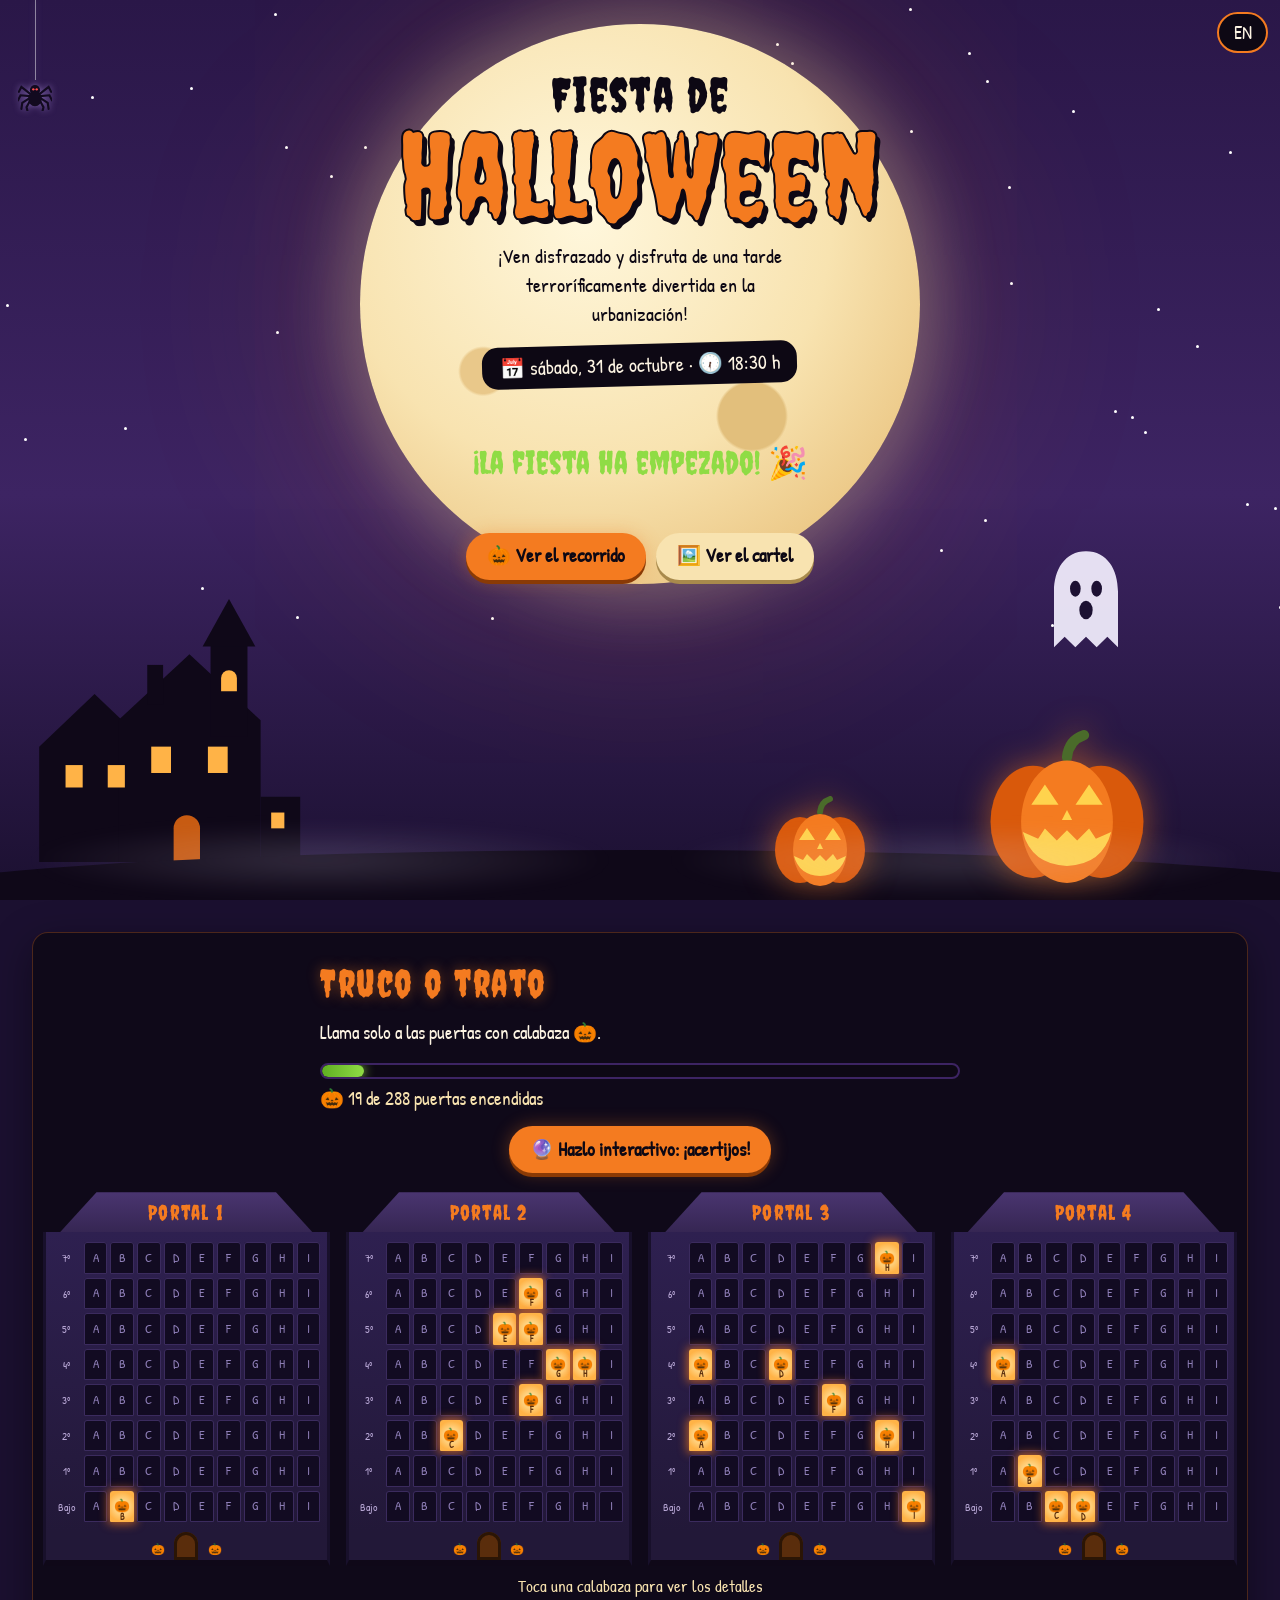
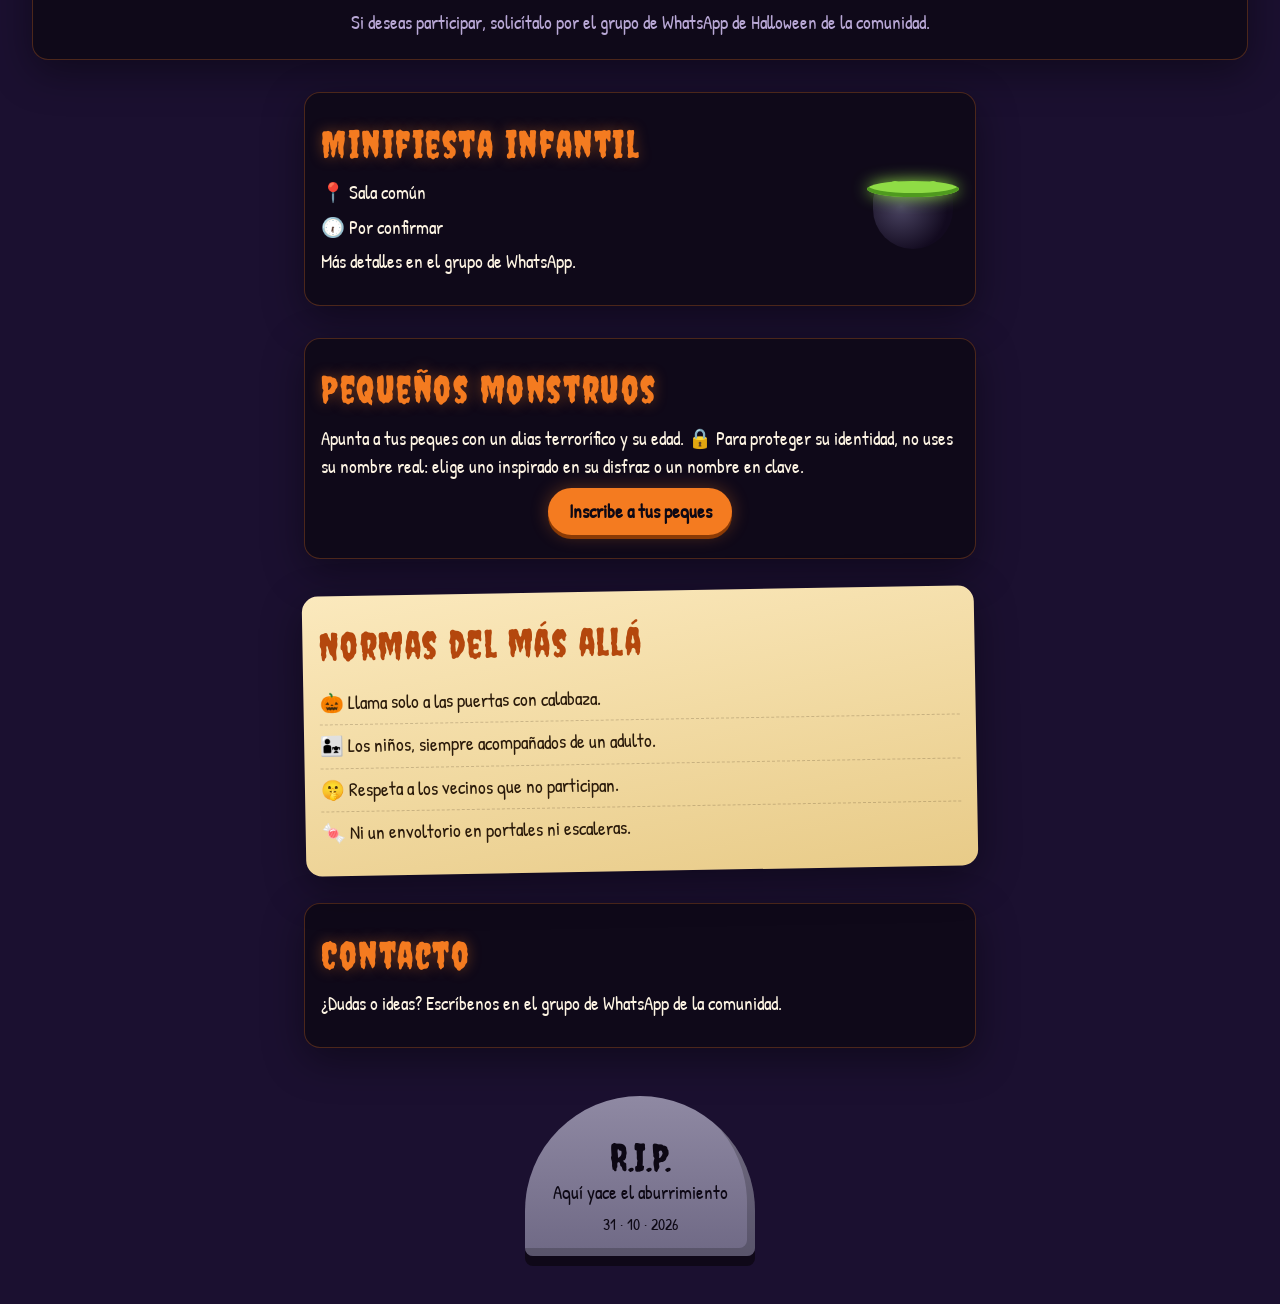
<file: index.html>
<!doctype html>
<html lang="es">
<head>
  <meta charset="utf-8">
  <meta name="viewport" content="width=device-width, initial-scale=1">
  <title>Halloween 2026 🎃</title>
  <meta name="description" content="Fiesta de Halloween de la comunidad · 31 de octubre · 18:30">
  <meta name="theme-color" content="#2a1748">
  <link rel="icon" href="data:image/svg+xml,<svg xmlns='http://www.w3.org/2000/svg' viewBox='0 0 100 100'><text y='.9em' font-size='90'>🎃</text></svg>">
  <link rel="preconnect" href="https://fonts.googleapis.com">
  <link rel="preconnect" href="https://fonts.gstatic.com" crossorigin>
  <link href="https://fonts.googleapis.com/css2?family=Creepster&family=Patrick+Hand&display=swap" rel="stylesheet">
  <link rel="stylesheet" href="css/base.css">
  <link rel="stylesheet" href="css/sections.css">
  <link rel="stylesheet" href="css/fx.css">
</head>
<body>
  <button id="lang" class="lang" type="button"></button>
  <main id="app"></main>
  <script type="module" src="js/main.js"></script>
</body>
</html>
</file>
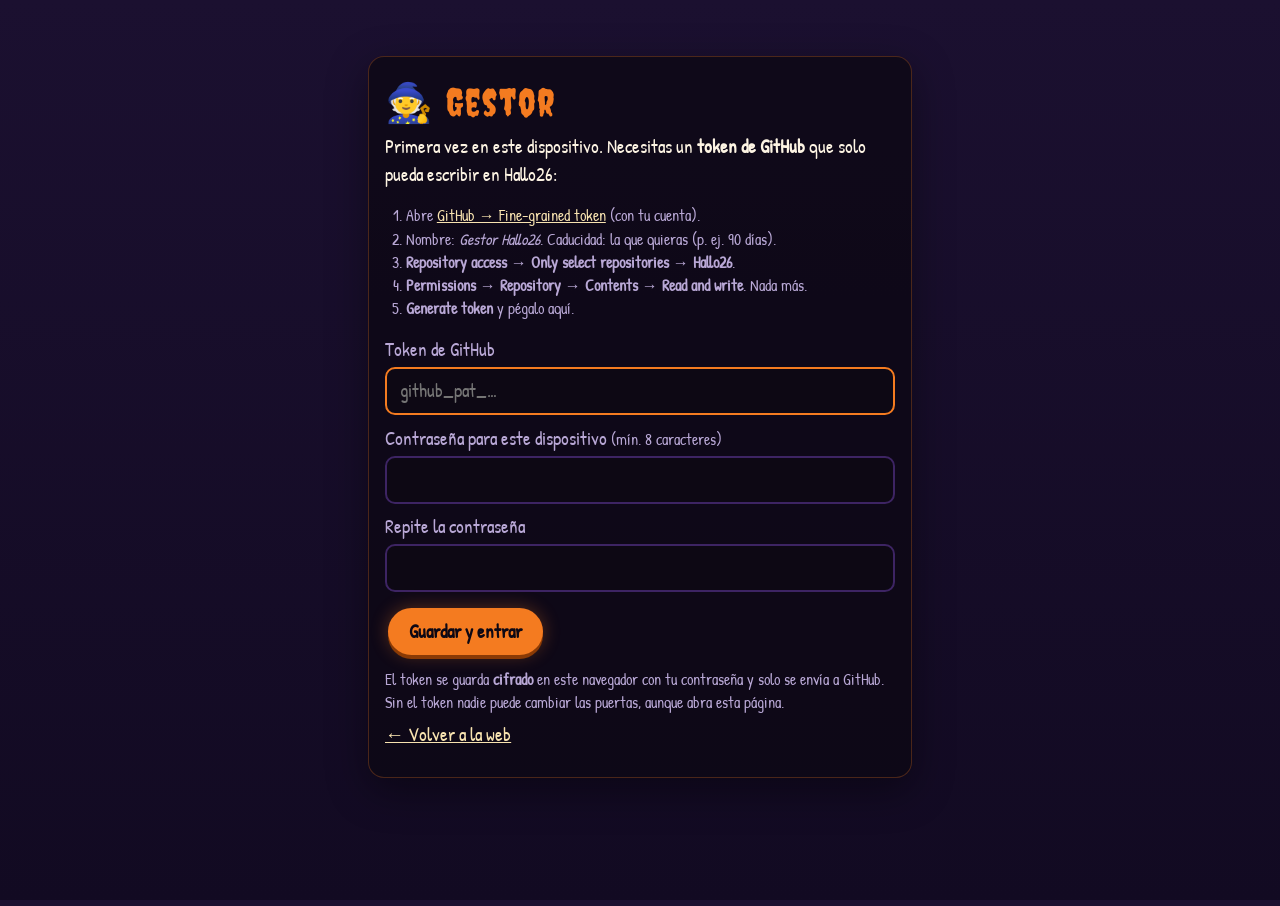
<file: admin.html>
<!doctype html>
<html lang="es">
<head>
  <meta charset="utf-8">
  <meta name="viewport" content="width=device-width, initial-scale=1">
  <meta name="robots" content="noindex, nofollow">
  <title>Gestor · Halloween 2026 🎃</title>
  <meta name="theme-color" content="#2a1748">
  <link rel="icon" href="data:image/svg+xml,<svg xmlns='http://www.w3.org/2000/svg' viewBox='0 0 100 100'><text y='.9em' font-size='90'>🧙</text></svg>">
  <link rel="preconnect" href="https://fonts.googleapis.com">
  <link rel="preconnect" href="https://fonts.gstatic.com" crossorigin>
  <link href="https://fonts.googleapis.com/css2?family=Creepster&family=Patrick+Hand&display=swap" rel="stylesheet">
  <link rel="stylesheet" href="css/base.css">
  <link rel="stylesheet" href="css/sections.css">
  <link rel="stylesheet" href="css/admin.css">
</head>
<body>
  <main id="admin"></main>
  <script type="module" src="js/admin.js"></script>
</body>
</html>
</file>
<file: css/base.css>
/* Paleta y tipografía del cartel */
:root {
  --night: #1b1030;
  --sky: #2a1748;
  --purple: #3d2463;
  --moon: #f8e3b0;
  --pumpkin: #f47b20;
  --slime: #8fdc45;
  --stone: #6f6985;
  --ink: #0d0814;
  --text: #fdf4e3;
  --muted: #b9a8d6;
  --radius: 16px;
}

* { box-sizing: border-box; }

html { scroll-behavior: smooth; }

body {
  margin: 0;
  min-height: 100vh;
  overflow-x: clip;
  font: 1.2rem/1.45 "Patrick Hand", "Comic Sans MS", cursive;
  color: var(--text);
  background: linear-gradient(var(--night), #120a22) fixed;
  background-color: var(--night);
}

main {
  max-width: 44rem;
  margin: 0 auto;
  padding: 0 16px 3rem;
}

h1, h2 {
  font-family: "Creepster", cursive;
  font-weight: normal;
  letter-spacing: 0.04em;
  color: var(--pumpkin);
  margin: 0 0 0.5rem;
}
h2 { font-size: 2.4rem; text-shadow: 0 0 14px #f47b2066; }

a { color: var(--pumpkin); }
button { font: inherit; }

.btn {
  display: inline-block;
  margin: 0.4rem 0.2rem;
  padding: 0.6rem 1.3rem;
  border: 0;
  border-radius: 999px;
  background: var(--pumpkin);
  color: var(--ink);
  font-weight: bold;
  text-decoration: none;
  cursor: pointer;
  box-shadow: 0 4px 0 #8a3a05, 0 0 18px #f47b2055;
  transition: transform 0.15s;
}
.btn:hover { transform: translateY(-2px) rotate(-1deg); }
.btn:active { transform: translateY(3px); box-shadow: 0 1px 0 #8a3a05; }
.btn.alt { background: var(--moon); box-shadow: 0 4px 0 #a88a4c; }
.btn.whatsapp { background: #25d366; box-shadow: 0 4px 0 #128c4a; }

.soon { color: var(--muted); }

.lang {
  position: fixed;
  top: 12px;
  right: 12px;
  z-index: 30;
  padding: 0.3rem 0.9rem;
  border: 2px solid var(--pumpkin);
  border-radius: 999px;
  background: var(--ink);
  color: var(--text);
  cursor: pointer;
}

/* Tarjetas */
.card {
  margin-top: 2rem;
  padding: 1.4rem 16px;
  background: #0d0814cc;
  border: 1px solid #f47b2044;
  border-radius: var(--radius);
  box-shadow: 0 12px 40px #0006;
}
.card p { margin: 0.4rem 0; }

/* Bocadillo para elementos con data-say */
.say { position: relative; }
.say::after {
  content: attr(data-say);
  position: absolute;
  bottom: 100%;
  left: 50%;
  padding: 0.2rem 0.7rem;
  border-radius: 1rem;
  background: #fff;
  color: var(--ink);
  font: 1.1rem "Patrick Hand", cursive;
  white-space: nowrap;
  pointer-events: none;
  opacity: 0;
  transform: translate(-50%, 6px) scale(0.6);
  transition: 0.2s;
}
.say.talk::after { opacity: 1; transform: translate(-50%, -6px) scale(1); }
</file>
<file: css/sections.css>
/* ---------- Portada ---------- */
.hero {
  position: relative;
  width: 100vw;
  margin-left: calc(50% - 50vw);
  min-height: 100svh;
  display: flex;
  flex-direction: column;
  overflow: hidden;
  text-align: center;
  background: linear-gradient(var(--sky), var(--purple) 55%, var(--night));
}
.stars i {
  position: absolute;
  width: 3px;
  height: 3px;
  border-radius: 50%;
  background: #fff;
  animation: twinkle 3s ease-in-out infinite alternate;
}
.moon {
  position: absolute;
  top: 1.5rem;
  left: 50%;
  width: min(112vw, 560px);
  aspect-ratio: 1;
  transform: translateX(-50%);
  border-radius: 50%;
  background:
    radial-gradient(circle at 70% 70%, #e2bf7c 0 6%, transparent 6.5%),
    radial-gradient(circle at 22% 62%, #e9c88a 0 4%, transparent 4.5%),
    radial-gradient(circle at 40% 35%, #fff7dc, var(--moon) 50%, #e9c27d 85%);
  box-shadow: 0 0 60px 20px #f8e3b044, 0 0 180px 70px #f47b201f;
  animation: moonglow 6s ease-in-out infinite alternate;
}
.hero-content {
  position: relative;
  z-index: 2;
  max-width: 40rem;
  margin: 0 auto;
  padding: 4.5rem 16px 0;
}
.hero h1 { line-height: 0.95; }
.hero h1 small {
  display: block;
  font-size: clamp(1.8rem, 9vw, 3rem);
  color: var(--ink);
}
.hero h1 span {
  display: block;
  font-size: clamp(3.4rem, 17vw, 7.5rem);
  color: var(--pumpkin);
  -webkit-text-stroke: 2px var(--ink);
  text-shadow: 4px 5px 0 var(--ink);
  animation: flicker 7s infinite;
}
.tagline { max-width: 19rem; margin: 0.6rem auto 1rem; color: var(--ink); font-size: 1.25rem; }
.when {
  display: inline-block;
  margin: 0;
  padding: 0.4rem 1.1rem;
  border-radius: var(--radius);
  background: var(--ink);
  font-size: 1.25rem;
  white-space: nowrap;
  transform: rotate(-1.5deg);
}

.countdown { display: flex; justify-content: center; gap: 0.5rem; margin: 1.6rem 0 0.8rem; }
.tomb {
  width: 4.3rem;
  padding: 0.7rem 0 0.4rem;
  border-radius: 2.2rem 2.2rem 6px 6px;
  background: linear-gradient(#8f89a3, var(--stone));
  color: var(--ink);
  box-shadow: inset -5px -5px 0 #0003, 0 5px 0 #120a1f;
}
.tomb:nth-child(odd) { transform: rotate(-3deg); }
.tomb:nth-child(even) { transform: rotate(2deg); }
.tomb b { display: block; font: 2rem/1 "Creepster", cursive; }
.tomb small { font-size: 0.9rem; }
.started { font: 2rem "Creepster", cursive; color: var(--slime); }

.ghost {
  position: absolute;
  z-index: 3;
  bottom: 170px;
  right: 8%;
  width: 62px;
  padding: 0;
  border: 0;
  background: none;
  cursor: pointer;
  opacity: 0.92;
  animation: float 4s ease-in-out infinite;
}

.scene { position: relative; height: 190px; margin-top: auto; }
.house { position: absolute; left: -6px; bottom: 30px; width: 175px; }
.house .lit > * { animation: candle 4s infinite; }
.house .lit > :nth-child(2n) { animation-delay: -1.7s; }
.pumpkin {
  position: absolute;
  z-index: 2;
  padding: 0;
  border: 0;
  background: none;
  cursor: pointer;
}
.pumpkin.big { right: 7%; bottom: 14px; width: 112px; }
.pumpkin.small { right: 38%; bottom: 12px; width: 68px; }
.pumpkin svg { display: block; filter: drop-shadow(0 0 16px #f47b2088); }
.pumpkin .face { animation: candle 3s infinite; }
.pumpkin.talk svg { animation: wobble 0.5s; }
.ground {
  position: absolute;
  left: -10%;
  right: -10%;
  bottom: -50px;
  height: 100px;
  border-radius: 50% 50% 0 0;
  background: #0f0818;
}
.fog {
  position: absolute;
  z-index: 3;
  left: 0;
  bottom: 0;
  width: 200%;
  height: 80px;
  background: radial-gradient(ellipse at center, #e8dcff2a, transparent 65%) 0 0 / 25% 100% repeat-x;
  filter: blur(8px);
  pointer-events: none;
  animation: drift 40s linear infinite;
}

@media (min-width: 700px) {
  .scene { height: 260px; }
  .house { width: 290px; left: 2%; }
  .pumpkin.big { width: 170px; right: 10%; }
  .pumpkin.small { width: 100px; right: 32%; }
  .ghost { width: 80px; bottom: 240px; right: 12%; }
}

.poster { max-width: min(92vw, 30rem); padding: 0; border: 0; background: transparent; text-align: center; color: var(--text); }
.poster::backdrop { background: #000c; }
.poster img { display: block; width: 100%; border-radius: var(--radius); }
.poster-thanks { margin: 0.8rem 0 0.2rem; font-size: 1.3rem; color: var(--moon); }
.poster-note { margin: 0 0 0.6rem; font-size: 1rem; color: var(--muted); }

/* ---------- Recorrido ---------- */
.meter {
  height: 16px;
  margin-top: 1rem;
  border: 2px solid var(--purple);
  border-radius: 99px;
  background: var(--ink);
  overflow: hidden;
}
.meter i {
  display: block;
  height: 100%;
  border-radius: 99px;
  background: linear-gradient(90deg, #5fae22, var(--slime));
  box-shadow: 0 0 12px var(--slime);
}
.count { color: var(--moon); }

/* Se ven tantos portales como quepan; si no caben, botón "Siguiente portal" */
#route { width: min(100vw - 32px, 76rem); margin-inline: calc(50% - min(50vw - 16px, 38rem)); padding-inline: 10px; }
#route > :not(.buildings) { max-width: 40rem; margin-inline: auto; }
.buildings {
  --per-view: 1;
  --gap: 1rem;
  display: flex;
  gap: var(--gap);
  margin: 1.2rem 0 0.5rem;
  overflow-x: auto;
  scroll-snap-type: x mandatory;
  scroll-behavior: smooth;
  scrollbar-width: none;
}
.buildings::-webkit-scrollbar { display: none; }
.building { flex: 0 0 calc((100% - (var(--per-view) - 1) * var(--gap)) / var(--per-view)); scroll-snap-align: start; }
@media (min-width: 640px) { .buildings { --per-view: 2; } }
@media (min-width: 1100px) { .buildings { --per-view: 4; } }
#route > .next { display: block; margin: 0.25rem auto 0.5rem; }
#route > .next[hidden] { display: none; }
.roof {
  display: grid;
  place-items: center;
  height: 40px;
  margin: 0 3px;
  background: linear-gradient(#4a3570, #362653);
  clip-path: polygon(5% 100%, 95% 100%, 82% 0, 18% 0);
}
.roof span { font: 1.3rem "Creepster", cursive; color: var(--pumpkin); letter-spacing: 0.06em; }
.facade {
  display: grid;
  grid-template-columns: 1.8rem repeat(var(--cols), 1fr);
  gap: 4px 3px;
  padding: 10px 6px;
  border-inline: 3px solid #18102b;
  background: linear-gradient(#2e2050, #221838);
}
.fl { place-self: center; color: var(--muted); font-size: 0.7rem; line-height: 1; }
.win .lt { position: absolute; bottom: 1px; font-size: 0.55rem; color: #5a2d0c; font-weight: bold; }
.win {
  position: relative;
  display: grid;
  place-items: center;
  aspect-ratio: 3 / 4;
  padding: 0;
  border: 0;
  border-radius: 3px 3px 1px 1px;
  background: #120b22;
  box-shadow: inset 0 0 0 1px #3b2b5e;
  color: #8f7fb8;
  font-size: 0.8rem;
  line-height: 1;
}
.win.on {
  background: radial-gradient(circle, #fff1b8, #ffb347 75%);
  box-shadow: 0 0 10px 2px #f47b20aa;
  cursor: pointer;
  animation: candle 3s infinite var(--d);
}
.win.on:hover { transform: scale(1.3); z-index: 1; }
.badge { position: absolute; top: -6px; right: -6px; font-size: 0.6rem; }
.entrance {
  display: flex;
  justify-content: center;
  align-items: end;
  gap: 0.6rem;
  height: 34px;
  border-inline: 3px solid #18102b;
  background: #221838;
  border-bottom: 6px solid #0f0818;
}
.entrance span { font-size: 0.7rem; margin-bottom: 3px; }
.entrance i { width: 24px; height: 28px; border-radius: 12px 12px 0 0; background: #5a2d0c; box-shadow: inset 0 0 0 3px #2b1505; }
.win-info { min-height: 1.6em; text-align: center; color: var(--moon); font-size: 1.05rem; }
#route > .btn, #route > .soon { display: block; width: fit-content; margin: 0.5rem auto 0; }

/* ---------- Minifiesta ---------- */
.party { display: grid; grid-template-columns: 1fr auto; gap: 0 1rem; align-items: center; }
.party .actions { grid-column: 1 / -1; }
.cauldron { position: relative; width: 92px; height: 100px; }
.cauldron .pot {
  position: absolute;
  bottom: 0;
  left: 6px;
  width: 80px;
  height: 60px;
  border-radius: 10px 10px 40px 40px;
  background: radial-gradient(circle at 35% 30%, #4a4462, #120a1f 70%);
}
.cauldron .pot::before {
  content: "";
  position: absolute;
  top: -8px;
  left: -6px;
  right: -6px;
  height: 16px;
  border-radius: 50%;
  background: var(--slime);
  box-shadow: 0 0 16px var(--slime), inset 0 -4px 0 #4f9a1f;
}
.cauldron i {
  position: absolute;
  bottom: 56px;
  width: 12px;
  height: 12px;
  border-radius: 50%;
  background: var(--slime);
  animation: bubble 2.4s ease-out infinite;
}
.cauldron i:nth-child(1) { left: 22px; }
.cauldron i:nth-child(2) { left: 44px; width: 9px; height: 9px; animation-delay: -0.6s; }
.cauldron i:nth-child(3) { left: 60px; animation-delay: -1.2s; }
.cauldron i:nth-child(4) { left: 34px; width: 7px; height: 7px; animation-delay: -1.8s; }

/* ---------- Normas ---------- */
.parchment {
  border: 0;
  background: linear-gradient(170deg, #fbe9bd, #e8cb88);
  color: #2a1a0a;
  transform: rotate(-1deg);
}
.parchment h2 { color: #b4470d; text-shadow: none; }
.parchment ul { margin: 0; padding: 0; list-style: none; }
.parchment li { padding: 0.45rem 0; border-bottom: 1px dashed #2a1a0a33; }
.parchment li:last-child { border: 0; }

/* ---------- Lápida final ---------- */
.epitaph { display: grid; place-items: center; margin-top: 3rem; }
.grave {
  width: 230px;
  padding: 2.4rem 1rem 1.2rem;
  border-radius: 115px 115px 8px 8px;
  background: linear-gradient(#8f89a3, var(--stone));
  color: var(--ink);
  text-align: center;
  box-shadow: inset -8px -8px 0 #0003, 0 10px 0 #0f0818;
}
.grave b { display: block; font: 2.4rem "Creepster", cursive; }
.grave span { display: block; font-size: 1.2rem; }
.grave small { display: block; margin-top: 0.4rem; }

/* ---------- Pequeños monstruos ---------- */
.allergies { display: flex; flex-wrap: wrap; gap: 0.4rem; margin: 0.4rem 0 0.8rem; padding: 0; list-style: none; }
.allergies li { padding: 0.15rem 0.7rem; border-radius: 99px; background: var(--purple); font-size: 1rem; }
.kids { display: grid; grid-template-columns: repeat(auto-fill, minmax(120px, 1fr)); gap: 0.6rem; margin: 0.8rem 0; padding: 0; list-style: none; }
.kid {
  display: grid;
  justify-items: center;
  padding: 0.7rem 0.4rem;
  border-radius: var(--radius);
  background: linear-gradient(#3d2463, #2a1748);
  box-shadow: inset 0 0 0 1px #f47b2033;
  text-align: center;
}
.kid .avatar { font-size: 2.2rem; line-height: 1.1; animation: float 4s ease-in-out infinite var(--d); }
.kid b { color: var(--moon); word-break: break-word; }
.kid small { color: var(--muted); font-size: 0.95rem; }
#kids > .btn, #kids > .soon { display: block; width: fit-content; margin: 0.5rem auto 0; }

/* ---------- Modo acertijos ---------- */
#route > .play { display: block; margin: 0.8rem auto 0; }
.riddle {
  max-width: 40rem;
  margin: 1rem auto 0;
  padding: 1rem;
  border: 2px dashed var(--slime);
  border-radius: var(--radius);
  background: #8fdc4514;
  text-align: center;
}
.riddle-title { font: 1.6rem "Creepster", cursive; color: var(--slime); letter-spacing: 0.04em; }
.riddle-msg { color: var(--moon); }
.riddle ul { margin: 0.5rem 0; padding: 0; list-style: none; }
.riddle li { padding: 0.25rem 0; font-size: 1.25rem; }
.riddle .btn { font-size: 1rem; padding: 0.4rem 1rem; }
button.win:not(.on) { cursor: pointer; }
button.win:not(.on):hover { box-shadow: inset 0 0 0 2px var(--slime); }
.win.nope { animation: nope 0.4s; background: #5a1020; }
@keyframes nope { 25% { transform: translateX(-3px); } 75% { transform: translateX(3px); } }
.riddle-hint { min-height: 1.4em; margin: 0.4rem 0 0; font-size: 1.4rem; color: var(--moon); }
.win.lit-row { box-shadow: inset 0 0 0 3px var(--slime), 0 0 14px var(--slime); color: var(--slime); font-weight: bold; animation: candle 1.2s infinite; }
</file>
<file: css/fx.css>
/* ---------- Murciélagos ---------- */
.bats { position: fixed; inset: 0; z-index: 20; pointer-events: none; overflow: hidden; }
.bat {
  position: absolute;
  left: -80px;
  width: 54px;
  fill: #07030d;
  filter: drop-shadow(0 0 4px #c9a8ff66);
  animation: fly 17s linear infinite;
}
.bat:nth-child(1) { top: 12%; }
.bat:nth-child(2) { top: 34%; width: 38px; animation-delay: -6s; animation-duration: 22s; }
.bat:nth-child(3) { top: 58%; animation-delay: -11s; }
.bat svg { display: block; overflow: visible; }
.bat .wl, .bat .wr { transform-origin: 50px 20px; animation: flap 0.22s ease-in-out infinite alternate; }
.bat .wr { animation-name: flapR; }

/* ---------- Araña ---------- */
.spider {
  position: absolute;
  top: 0;
  left: 18px;
  z-index: 25;
  display: flex;
  flex-direction: column;
  align-items: center;
  width: 34px;
  padding: 0;
  border: 0;
  background: none;
  cursor: pointer;
  filter: drop-shadow(0 0 3px #c9a8ff88);
  animation: dangle 5s ease-in-out infinite;
}
.spider .thread { width: 1px; height: 80px; background: #ffffff77; }
.spider svg { width: 34px; }
.spider.up { animation: none; transform: translateY(-120px); transition: transform 0.6s ease-in; }

/* ---------- Caramelos ---------- */
.candy {
  position: fixed;
  left: var(--x);
  top: var(--y);
  z-index: 50;
  font-size: 1.5rem;
  pointer-events: none;
  animation: burst 1s ease-out forwards;
}

/* ---------- Aparición al hacer scroll ---------- */
@supports (animation-timeline: view()) {
  .reveal { animation: rise linear both; animation-timeline: view(); animation-range: entry 0% entry 50%; }
}
@keyframes rise { from { opacity: 0; transform: translateY(40px); } }

/* ---------- Animaciones ---------- */
@keyframes twinkle { from { opacity: 0.15; } to { opacity: 1; } }
@keyframes moonglow { to { box-shadow: 0 0 80px 30px #f8e3b055, 0 0 220px 90px #f47b2026; } }
@keyframes flicker {
  0%, 90%, 100% { opacity: 1; }
  91% { opacity: 0.5; } 92% { opacity: 1; } 94% { opacity: 0.7; }
}
@keyframes candle {
  0%, 100% { opacity: 1; }
  40% { opacity: 0.75; } 45% { opacity: 0.95; } 70% { opacity: 0.8; }
}
@keyframes float {
  0%, 100% { transform: translateY(0) rotate(-4deg); }
  50% { transform: translateY(-18px) rotate(4deg); }
}
@keyframes wobble {
  0%, 100% { transform: rotate(0); }
  25% { transform: rotate(-10deg) scale(1.08); }
  75% { transform: rotate(10deg) scale(1.08); }
}
@keyframes drift { to { transform: translateX(-50%); } }
@keyframes bubble {
  0% { transform: translateY(0) scale(0.4); opacity: 0; }
  20% { opacity: 1; }
  100% { transform: translateY(-46px) scale(1.1); opacity: 0; }
}
@keyframes fly {
  0% { transform: translate(0, 0); }
  25% { transform: translate(30vw, -40px); }
  50% { transform: translate(60vw, 20px); }
  75% { transform: translate(90vw, -20px); }
  100% { transform: translate(calc(100vw + 160px), 0); }
}
@keyframes flap { from { transform: rotate(-20deg); } to { transform: rotate(25deg); } }
@keyframes flapR { from { transform: rotate(20deg); } to { transform: rotate(-25deg); } }
@keyframes dangle { 0%, 100% { transform: translateY(-20px); } 50% { transform: translateY(0); } }
@keyframes burst {
  60% { transform: translate(calc(var(--dx) * 0.8), var(--dy)) rotate(calc(var(--r) * 0.6)); opacity: 1; }
  100% { transform: translate(var(--dx), calc(var(--dy) + 140px)) rotate(var(--r)); opacity: 0; }
}

@media (prefers-reduced-motion: reduce) {
  *, *::before, *::after { animation: none !important; transition: none !important; }
  .bats { display: none; }
}

/* ---------- Aviso ---------- */
.toast {
  position: fixed;
  left: 50%;
  bottom: 24px;
  z-index: 60;
  margin: 0;
  padding: 0.5rem 1.2rem;
  border-radius: 99px;
  background: #fff;
  color: var(--ink);
  box-shadow: 0 6px 20px #0008;
  white-space: nowrap;
  pointer-events: none;
  opacity: 0;
  transform: translate(-50%, 20px);
  transition: 0.25s;
}
.toast.show { opacity: 1; transform: translate(-50%, 0); }
</file>
<file: css/admin.css>
/* Panel del gestor (admin.html). Reutiliza los edificios de sections.css. */
#admin { width: min(100% - 32px, 76rem); margin: 0 auto; padding: 1.5rem 0 6rem; }
#admin h1 { margin: 0; font: 2.4rem "Creepster", cursive; color: var(--pumpkin); letter-spacing: 0.05em; }
#admin h2 { margin-top: 0; }
#admin .card { margin: 1rem 0; }
.login { max-width: 34rem; margin: 2rem auto !important; }
.login label, .editor label { display: block; margin: 0.6rem 0; color: var(--muted); }
.login .btn { margin-top: 0.4rem; }
.login ol { padding-left: 1.3rem; }
#admin input:not([type=checkbox]) {
  color-scheme: dark;
  display: block;
  width: 100%;
  margin-top: 0.2rem;
  padding: 0.5rem 0.8rem;
  border: 2px solid var(--purple);
  border-radius: 10px;
  background: var(--ink);
  color: var(--text);
  font: inherit;
}
#admin input:focus { outline: none; border-color: var(--pumpkin); }
#admin a { color: var(--moon); }
.help { color: var(--muted); font-size: 1rem; }
.error { color: #ff8a7a; }
.loading { text-align: center; color: var(--muted); margin-top: 3rem; }
button.link { padding: 0; border: 0; background: none; color: var(--moon); font: inherit; text-decoration: underline; cursor: pointer; }
.admin-head { display: flex; flex-wrap: wrap; align-items: baseline; justify-content: space-between; gap: 0 1rem; }
.btn.small { padding: 0.25rem 0.8rem; font-size: 1rem; }
.btn.danger { background: #c0392b; color: var(--text); box-shadow: 0 4px 0 #6e1a12; }
.btn:disabled { opacity: 0.6; cursor: wait; }

.admin-buildings { margin-top: 0.8rem; }
.admin-buildings .win { cursor: pointer; font: inherit; }
.admin-buildings button.win:not(.on):hover { box-shadow: inset 0 0 0 2px var(--slime); }
.admin-buildings .win.new { outline: 2px solid var(--slime); outline-offset: -2px; }
.admin-buildings .win.edited { outline: 2px dashed var(--moon); outline-offset: -2px; }
.admin-buildings .win.sel { transform: scale(1.25); z-index: 2; box-shadow: 0 0 0 3px var(--moon), 0 0 16px var(--pumpkin); }

.editor { margin: 0.6rem 0; padding: 0.8rem 1rem; border: 2px dashed var(--pumpkin); border-radius: var(--radius); }
.editor p { margin: 0 0 0.4rem; }
.tags { display: flex; flex-wrap: wrap; gap: 0.2rem 1rem; margin-bottom: 0.6rem; }
.editor .tag { display: inline-flex; gap: 0.35rem; align-items: center; margin: 0; color: var(--text); }
.pending { margin: 0.8rem 0 0; padding-left: 1.2rem; color: var(--moon); font-size: 1rem; }

.savebar {
  position: fixed; inset: auto 0 0; z-index: 10;
  display: none; flex-wrap: wrap; align-items: center; justify-content: center; gap: 0.5rem 1rem;
  padding: 0.7rem 1rem; background: #120a22ee; border-top: 2px solid var(--pumpkin);
}
.savebar.show { display: flex; }
</file>
